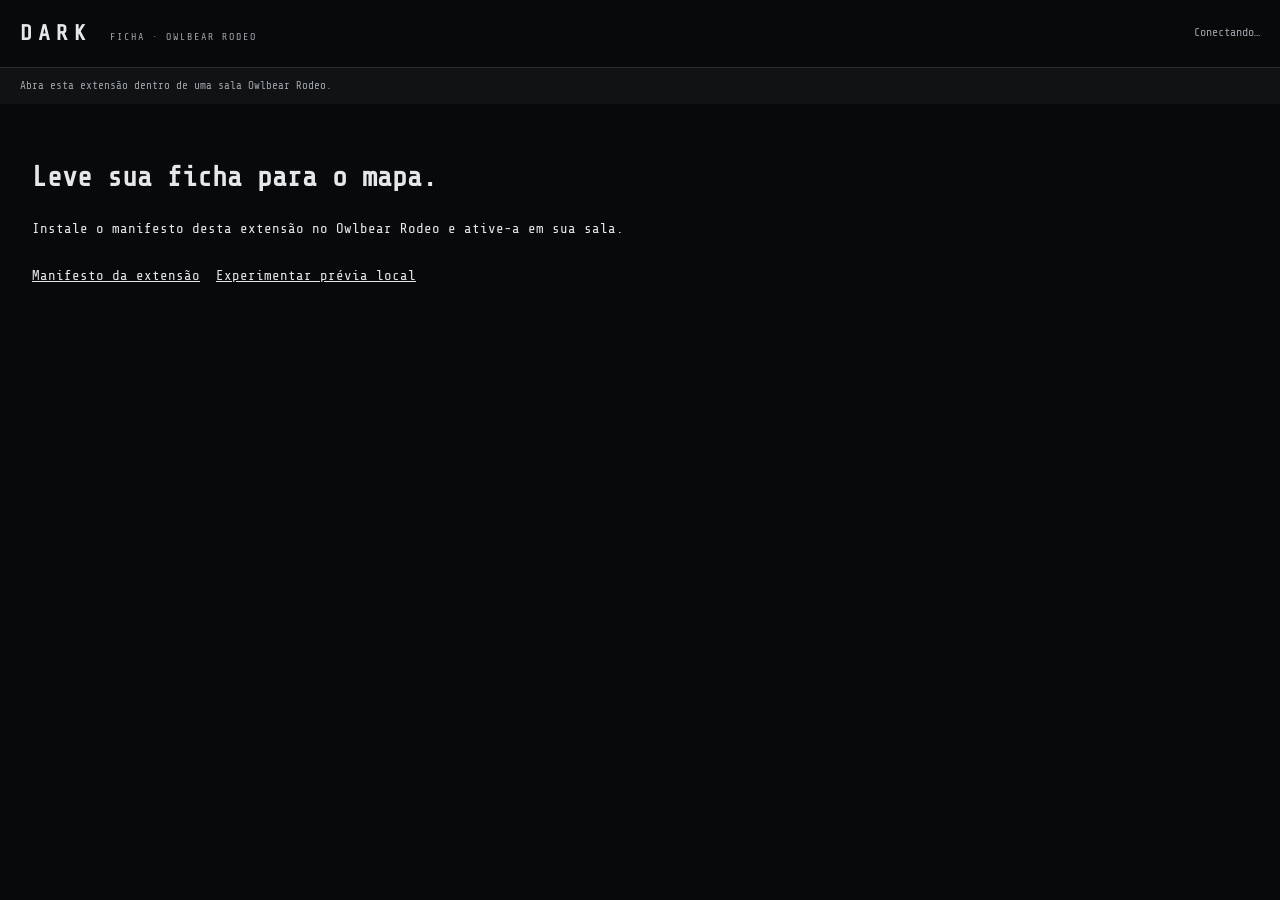
<file: owlbear/index.html>
<!doctype html>
<html lang="pt-BR">
  <head>
    <meta charset="utf-8" />
    <meta name="viewport" content="width=device-width,initial-scale=1" />
    <title>DARK · Owlbear</title>
    <link rel="stylesheet" href="style.css" />
  </head>
  <body>
    <header>
      <div><strong>DARK</strong><span>FICHA · OWLBEAR RODEO</span></div>
      <small id="role">Conectando…</small>
    </header>
    <p id="status" role="status">Aguardando o Owlbear Rodeo.</p>
    <div id="outside" hidden>
      <h1>Leve sua ficha para o mapa.</h1>
      <p>
        Instale o manifesto desta extensão no Owlbear Rodeo e ative-a em sua
        sala.
      </p>
      <a href="manifest.json">Manifesto da extensão</a
      ><a href="?demo=1">Experimentar prévia local</a>
    </div>
    <section id="workspace" hidden>
      <div class="token-picker">
        <label for="tokens">PERSONAGEM NO MAPA</label
        ><select id="tokens">
          <option value="">Selecione um token de personagem</option></select
        ><span id="bindingStatus">Abra uma cena para começar.</span>
      </div>
      <nav aria-label="Áreas da extensão">
        <button data-panel="sheet" aria-pressed="true">Minha ficha</button
        ><button data-panel="token" aria-pressed="false">Token</button
        ><button data-panel="rolls" aria-pressed="false">
          Rolagens <span id="count"></span></button
        ><button id="gmTab" data-panel="gm" aria-pressed="false" hidden>
          Mestre
        </button>
      </nav>
      <section id="panel-sheet">
        <div class="sheet-actions">
          <label for="profiles" class="sr-only">Ficha ativa</label
          ><select id="profiles" aria-label="Ficha ativa"></select
          ><button id="newProfile">Nova</button
          ><label class="button" for="importFile"
            >Importar JSON<input
              id="importFile"
              type="file"
              accept="application/json,.json"
              hidden
          /></label>
        </div>
        <p id="sheetLock" class="warning" hidden>
          Esta ficha está sendo editada em outra aba. Feche a outra aba para
          sincronizar por aqui.
        </p>
        <iframe
          id="sheet"
          title="Ficha DARK editável"
          src="about:blank"
          allow="clipboard-write"
        ></iframe>
      </section>
      <section id="panel-token" hidden>
        <div id="stats" class="stats"></div>
        <p id="ownerInfo"></p>
        <p class="muted">
          Vincule a ficha ativa ao token selecionado. Nome, vida, sanidade e
          energia ficam visíveis para o grupo.
        </p>
        <label class="check"
          ><input id="shareGM" type="checkbox" checked />Permitir ao mestre
          consultar a ficha completa</label
        ><button id="bind" class="primary">
          Vincular minha ficha a este token</button
        ><button id="sync">Sincronizar agora</button
        ><button id="unlink">Desvincular</button>
        <p id="syncTime" class="muted"></p>
        <details>
          <summary>Como funciona</summary>
          <p>
            A ficha é salva neste navegador. Os recursos ficam no token e
            acompanham a ficha enquanto a extensão está aberta. A consulta do
            mestre usa uma cópia enviada com criptografia, sem permitir edição.
          </p>
          <p>
            Se a sua ficha do site não aparecer aqui, exporte o JSON no site e
            importe acima. Feche a ficha no site antes de editar o mesmo
            personagem aqui.
          </p>
          <p>
            Imagens e PDFs anexados não são transmitidos na consulta do mestre.
          </p>
        </details>
      </section>
      <section id="panel-rolls" hidden>
        <p class="muted">
          Rolagens públicas dos personagens vinculados. O histórico deste
          navegador mantém até 30 resultados recentes.
        </p>
        <div id="history"></div>
      </section>
      <section id="panel-gm" hidden>
        <h2>Consulta do mestre</h2>
        <p class="muted">
          Selecione um token vinculado e solicite a ficha. O dono precisa estar
          conectado com a extensão ativa e ter permitido o compartilhamento.
        </p>
        <button id="requestSheet" class="primary">
          Consultar ficha do token
        </button>
        <p id="privateStatus" role="status"></p>
        <div id="privateReport"></div>
      </section>
    </section>
    <iframe
      id="overlay"
      title="Animação dos dados"
      src="sala-overlay.html"
      aria-hidden="true"
      tabindex="-1"
    ></iframe>
    <script type="module" src="assets/app.js"></script>
  </body>
</html>
</file>
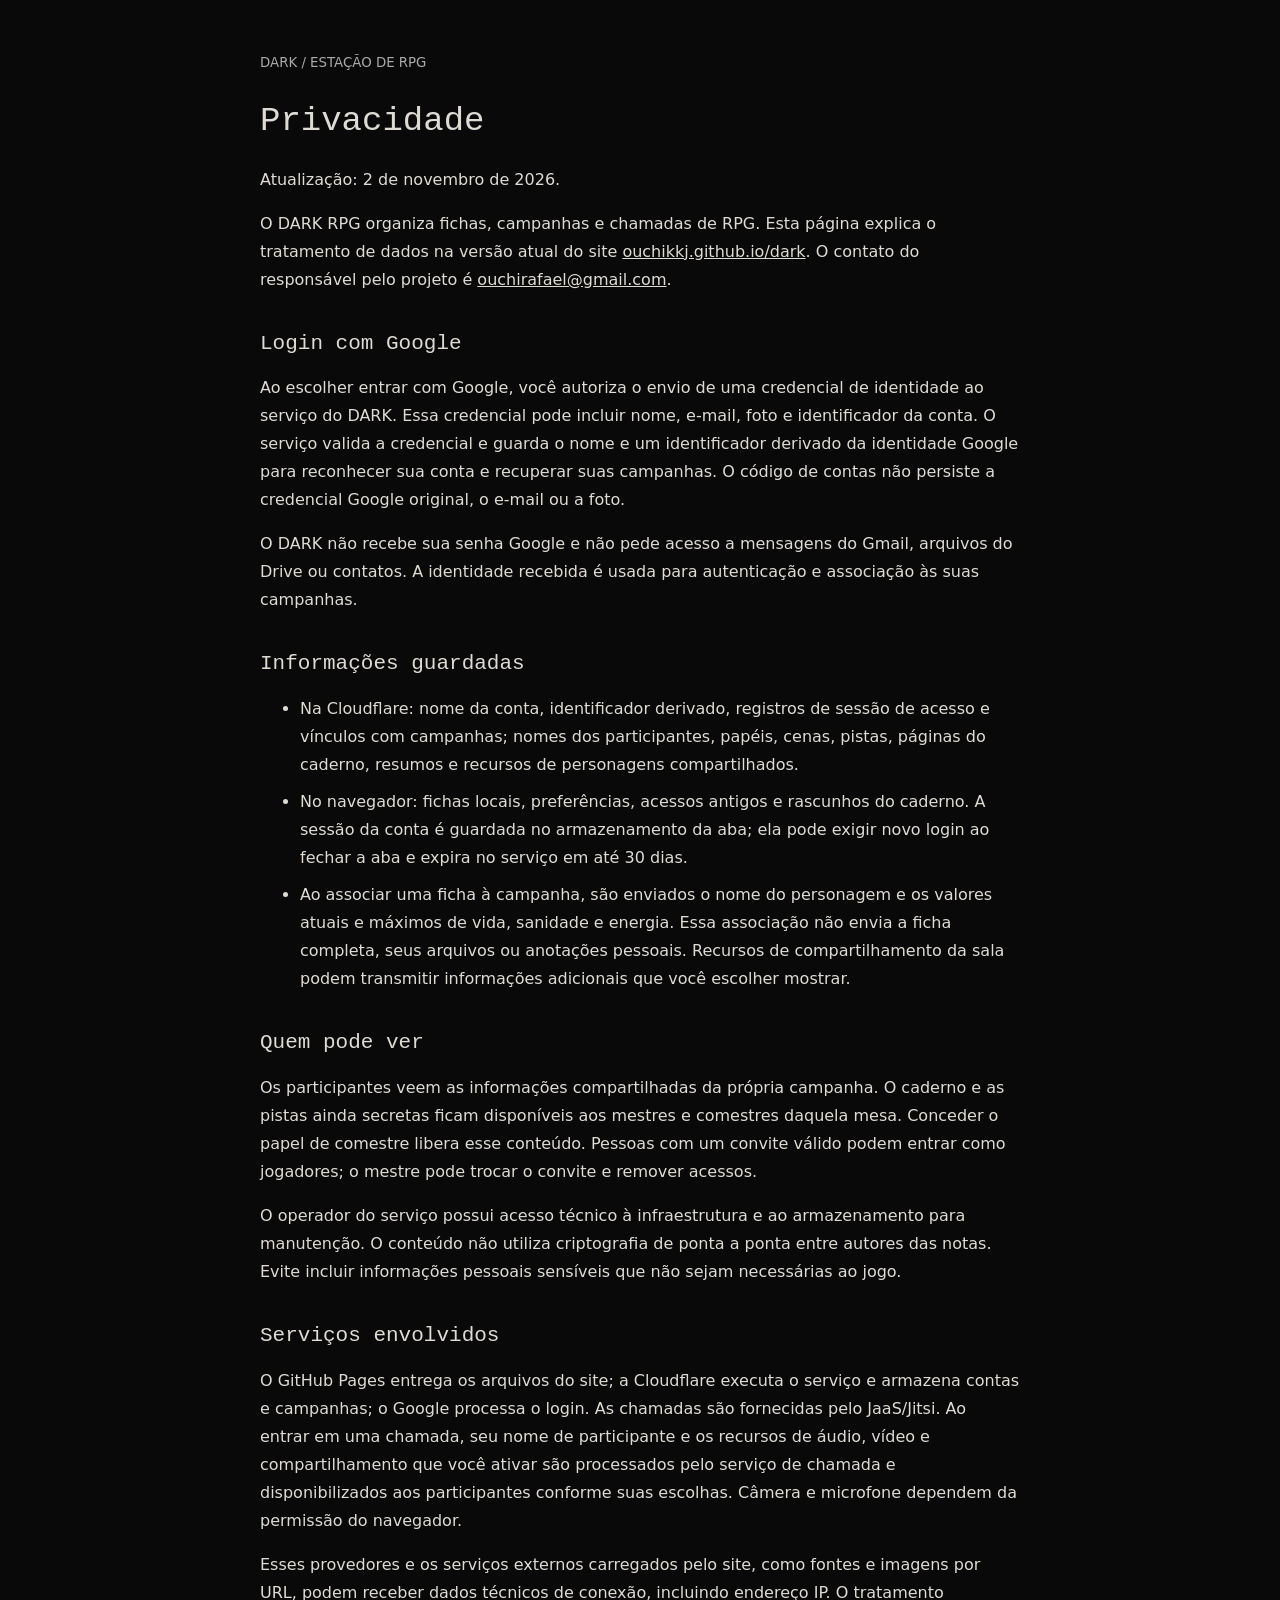
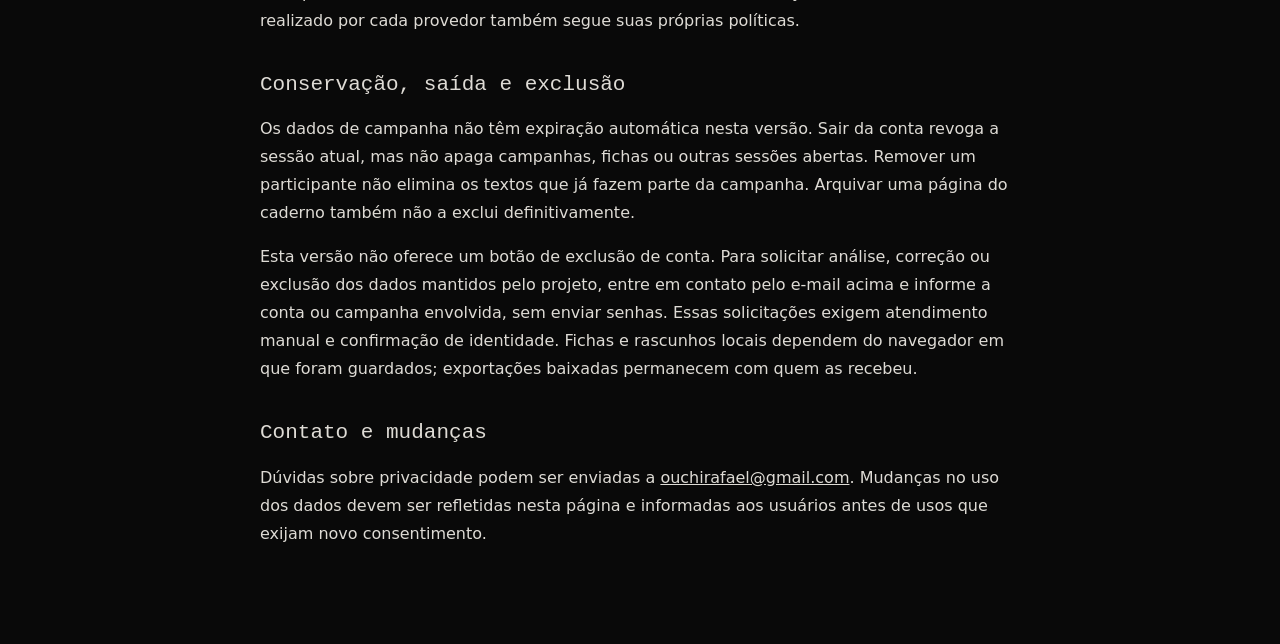
<file: privacidade.html>
<!doctype html>
<html lang="pt-BR"><head><meta charset="utf-8"><meta name="viewport" content="width=device-width, initial-scale=1"><title>Privacidade · DARK RPG</title><style>body{margin:0;background:#090909;color:#dedbd5;font:16px/1.75 system-ui,sans-serif}main{max-width:760px;margin:auto;padding:48px 24px 80px}h1,h2{font-family:monospace;font-weight:400;line-height:1.3}h1{font-size:34px}h2{font-size:21px;margin-top:36px}a{color:inherit}small{color:#aaa}.review{padding:16px 20px;border:1px solid #555;border-radius:12px;background:#171717}li{margin:9px 0}</style></head><body><main>
<small>DARK / ESTAÇÃO DE RPG</small><h1>Privacidade</h1><p>Atualização: 2 de novembro de 2026.</p>
<p>O DARK RPG organiza fichas, campanhas e chamadas de RPG. Esta página explica o tratamento de dados na versão atual do site <a href="https://ouchikkj.github.io/dark/">ouchikkj.github.io/dark</a>. O contato do responsável pelo projeto é <a href="mailto:ouchirafael@gmail.com">ouchirafael@gmail.com</a>.</p>
<h2>Login com Google</h2>
<p>Ao escolher entrar com Google, você autoriza o envio de uma credencial de identidade ao serviço do DARK. Essa credencial pode incluir nome, e-mail, foto e identificador da conta. O serviço valida a credencial e guarda o nome e um identificador derivado da identidade Google para reconhecer sua conta e recuperar suas campanhas. O código de contas não persiste a credencial Google original, o e-mail ou a foto.</p>
<p>O DARK não recebe sua senha Google e não pede acesso a mensagens do Gmail, arquivos do Drive ou contatos. A identidade recebida é usada para autenticação e associação às suas campanhas.</p>
<h2>Informações guardadas</h2>
<ul><li>Na Cloudflare: nome da conta, identificador derivado, registros de sessão de acesso e vínculos com campanhas; nomes dos participantes, papéis, cenas, pistas, páginas do caderno, resumos e recursos de personagens compartilhados.</li><li>No navegador: fichas locais, preferências, acessos antigos e rascunhos do caderno. A sessão da conta é guardada no armazenamento da aba; ela pode exigir novo login ao fechar a aba e expira no serviço em até 30 dias.</li><li>Ao associar uma ficha à campanha, são enviados o nome do personagem e os valores atuais e máximos de vida, sanidade e energia. Essa associação não envia a ficha completa, seus arquivos ou anotações pessoais. Recursos de compartilhamento da sala podem transmitir informações adicionais que você escolher mostrar.</li></ul>
<h2>Quem pode ver</h2>
<p>Os participantes veem as informações compartilhadas da própria campanha. O caderno e as pistas ainda secretas ficam disponíveis aos mestres e comestres daquela mesa. Conceder o papel de comestre libera esse conteúdo. Pessoas com um convite válido podem entrar como jogadores; o mestre pode trocar o convite e remover acessos.</p>
<p>O operador do serviço possui acesso técnico à infraestrutura e ao armazenamento para manutenção. O conteúdo não utiliza criptografia de ponta a ponta entre autores das notas. Evite incluir informações pessoais sensíveis que não sejam necessárias ao jogo.</p>
<h2>Serviços envolvidos</h2>
<p>O GitHub Pages entrega os arquivos do site; a Cloudflare executa o serviço e armazena contas e campanhas; o Google processa o login. As chamadas são fornecidas pelo JaaS/Jitsi. Ao entrar em uma chamada, seu nome de participante e os recursos de áudio, vídeo e compartilhamento que você ativar são processados pelo serviço de chamada e disponibilizados aos participantes conforme suas escolhas. Câmera e microfone dependem da permissão do navegador.</p>
<p>Esses provedores e os serviços externos carregados pelo site, como fontes e imagens por URL, podem receber dados técnicos de conexão, incluindo endereço IP. O tratamento realizado por cada provedor também segue suas próprias políticas.</p>
<h2>Conservação, saída e exclusão</h2>
<p>Os dados de campanha não têm expiração automática nesta versão. Sair da conta revoga a sessão atual, mas não apaga campanhas, fichas ou outras sessões abertas. Remover um participante não elimina os textos que já fazem parte da campanha. Arquivar uma página do caderno também não a exclui definitivamente.</p>
<p>Esta versão não oferece um botão de exclusão de conta. Para solicitar análise, correção ou exclusão dos dados mantidos pelo projeto, entre em contato pelo e-mail acima e informe a conta ou campanha envolvida, sem enviar senhas. Essas solicitações exigem atendimento manual e confirmação de identidade. Fichas e rascunhos locais dependem do navegador em que foram guardados; exportações baixadas permanecem com quem as recebeu.</p>
<h2>Contato e mudanças</h2>
<p>Dúvidas sobre privacidade podem ser enviadas a <a href="mailto:ouchirafael@gmail.com">ouchirafael@gmail.com</a>. Mudanças no uso dos dados devem ser refletidas nesta página e informadas aos usuários antes de usos que exijam novo consentimento.</p>
</main></body></html>
</file>
<file: owlbear/style.css>
@import url("https://fonts.googleapis.com/css2?family=Share+Tech+Mono&display=swap");
:root {
  color-scheme: dark;
  --bg: #08090a;
  --panel: #101214;
  --line: #2c3034;
  --text: #e5e7e8;
  --dim: #9ca4ab;
  --accent: #e5e7e8;
}
* {
  box-sizing: border-box;
}
body {
  margin: 0;
  background: var(--bg);
  color: var(--text);
  font:
    14px/1.6 "Share Tech Mono",
    "Courier New",
    monospace;
}
header {
  display: flex;
  align-items: center;
  justify-content: space-between;
  border-bottom: 1px solid var(--line);
  padding: 16px 20px;
}
header strong {
  font-size: 22px;
  letter-spacing: 6px;
}
header span {
  margin-left: 18px;
  font-size: 10px;
  letter-spacing: 2px;
  color: var(--dim);
}
header small {
  color: var(--dim);
}
button,
.button,
select,
input {
  font: inherit;
}
button,
.button {
  cursor: pointer;
  border: 1px solid var(--line);
  color: var(--text);
  background: var(--panel);
  padding: 9px 13px;
  min-height: 40px;
  display: inline-flex;
  align-items: center;
  justify-content: center;
  gap: 6px;
}
button:hover,
.button:hover {
  border-color: var(--accent);
}
button:disabled {
  cursor: not-allowed;
  opacity: 0.4;
}
button:focus-visible,
a:focus-visible,
input:focus-visible,
select:focus-visible {
  outline: 2px solid var(--text);
  outline-offset: 3px;
}
.primary,
nav [aria-pressed="true"] {
  background: var(--accent);
  color: var(--bg);
}
select {
  color: var(--text);
  background: var(--bg);
  border: 1px solid var(--line);
  padding: 10px;
  max-width: 100%;
}
#status {
  margin: 0;
  padding: 9px 20px;
  font-size: 11px;
  background: var(--panel);
  color: var(--dim);
  min-height: 36px;
}
.error,
.warning {
  color: #f2b39f !important;
}
.token-picker {
  padding: 16px 20px;
  display: grid;
  grid-template-columns: 1fr;
  gap: 6px;
}
.token-picker label {
  font-size: 10px;
  letter-spacing: 2px;
  color: var(--dim);
}
#bindingStatus {
  font-size: 11px;
  color: var(--dim);
}
nav {
  display: flex;
  gap: 6px;
  padding: 0 20px 14px;
  border-bottom: 1px solid var(--line);
}
nav button {
  flex: 1;
  font-size: 12px;
  padding: 8px;
}
section[id^="panel-"] {
  padding: 18px 20px;
}
#panel-sheet {
  padding: 0;
}
.sheet-actions {
  display: flex;
  align-items: center;
  gap: 8px;
  padding: 12px 16px;
}
.sheet-actions select {
  flex: 1;
  min-width: 80px;
}
.sheet-actions button,
.sheet-actions .button {
  font-size: 11px;
  white-space: nowrap;
}
#sheet {
  border: 0;
  width: 100%;
  height: 620px;
  display: block;
  background: #050505;
}
#sheetLock {
  margin: 0;
  padding: 8px 18px;
  font-size: 11px;
}
.muted,
details {
  color: var(--dim);
  font-size: 12px;
}
h1 {
  font-size: 28px;
}
h2 {
  font-size: 16px;
  letter-spacing: 2px;
  font-weight: normal;
}
.stats {
  display: grid;
  grid-template-columns: repeat(3, 1fr);
  gap: 12px;
}
.stat {
  border: 1px solid var(--line);
  padding: 14px;
  background: var(--panel);
}
.stat label {
  font-size: 10px;
  color: var(--dim);
}
.stat strong {
  display: block;
  font-size: 24px;
}
.stat progress {
  width: 100%;
  height: 5px;
  accent-color: var(--resource);
}
.stat button {
  min-height: 30px;
  padding: 2px 10px;
}
.check {
  display: flex;
  gap: 8px;
  align-items: center;
  margin: 20px 0;
  font-size: 12px;
}
details {
  border-top: 1px solid var(--line);
  margin-top: 20px;
  padding-top: 14px;
}
summary {
  cursor: pointer;
  color: var(--text);
}
.roll {
  border: 1px solid var(--line);
  padding: 14px;
  margin-bottom: 10px;
  background: var(--panel);
}
.roll > strong {
  float: right;
  font-size: 30px;
  line-height: 1;
}
.roll small {
  display: block;
  color: var(--dim);
  font-size: 11px;
}
.roll time {
  font-size: 10px;
  color: var(--dim);
}
#privateReport {
  overflow-wrap: anywhere;
}
#privateReport h3 {
  font-size: 13px;
  letter-spacing: 1px;
  margin-top: 24px;
  border-bottom: 1px solid var(--line);
  padding-bottom: 8px;
}
#privateReport dl {
  display: grid;
  grid-template-columns: minmax(100px, 30%) 1fr;
  font-size: 12px;
  gap: 8px 12px;
}
#privateReport dt {
  color: var(--dim);
}
#privateReport dd {
  margin: 0;
  white-space: pre-wrap;
}
#outside {
  padding: 32px;
}
a {
  color: var(--text);
  display: inline-block;
  margin: 10px 16px 10px 0;
}
#overlay {
  position: fixed;
  inset: 0;
  width: 100%;
  height: 100%;
  pointer-events: none;
  border: 0;
  z-index: 10;
}
.sr-only {
  position: absolute;
  width: 1px;
  height: 1px;
  overflow: hidden;
  clip: rect(0, 0, 0, 0);
}
[hidden] {
  display: none !important;
}
@media (max-width: 520px) {
  header span {
    display: none;
  }
  nav {
    padding: 0 10px 10px;
    gap: 4px;
  }
  nav button {
    font-size: 10px;
  }
  section[id^="panel-"] {
    padding: 12px;
  }
  .sheet-actions {
    flex-wrap: wrap;
  }
  .sheet-actions select {
    flex-basis: 100%;
  }
  .stats {
    gap: 6px;
  }
  .stat {
    padding: 8px;
  }
  .stat strong {
    font-size: 20px;
  }
  .stat button {
    padding: 2px 8px;
  }
  #panel-sheet {
    padding: 0;
  }
  .token-picker {
    padding: 12px;
  }
}

#overlay {
  color-scheme: normal;
  background: transparent;
}

body {
  height: 100vh;
  display: flex;
  flex-direction: column;
  overflow: hidden;
}
header,
#status {
  flex-shrink: 0;
}
#workspace {
  display: flex;
  flex-direction: column;
  flex: 1;
  min-height: 0;
}
.token-picker,
nav,
.sheet-actions {
  flex-shrink: 0;
}
section[id^="panel-"] {
  flex: 1;
  min-height: 0;
  overflow: auto;
}
#panel-sheet {
  display: flex;
  flex-direction: column;
  overflow: hidden;
}
#sheet {
  flex: 1;
  min-height: 160px;
  height: auto;
}
#outside {
  overflow: auto;
}
.stat button {
  margin-right: 4px;
}
#panel-token > button {
  margin: 4px 4px 4px 0;
}
</file>
